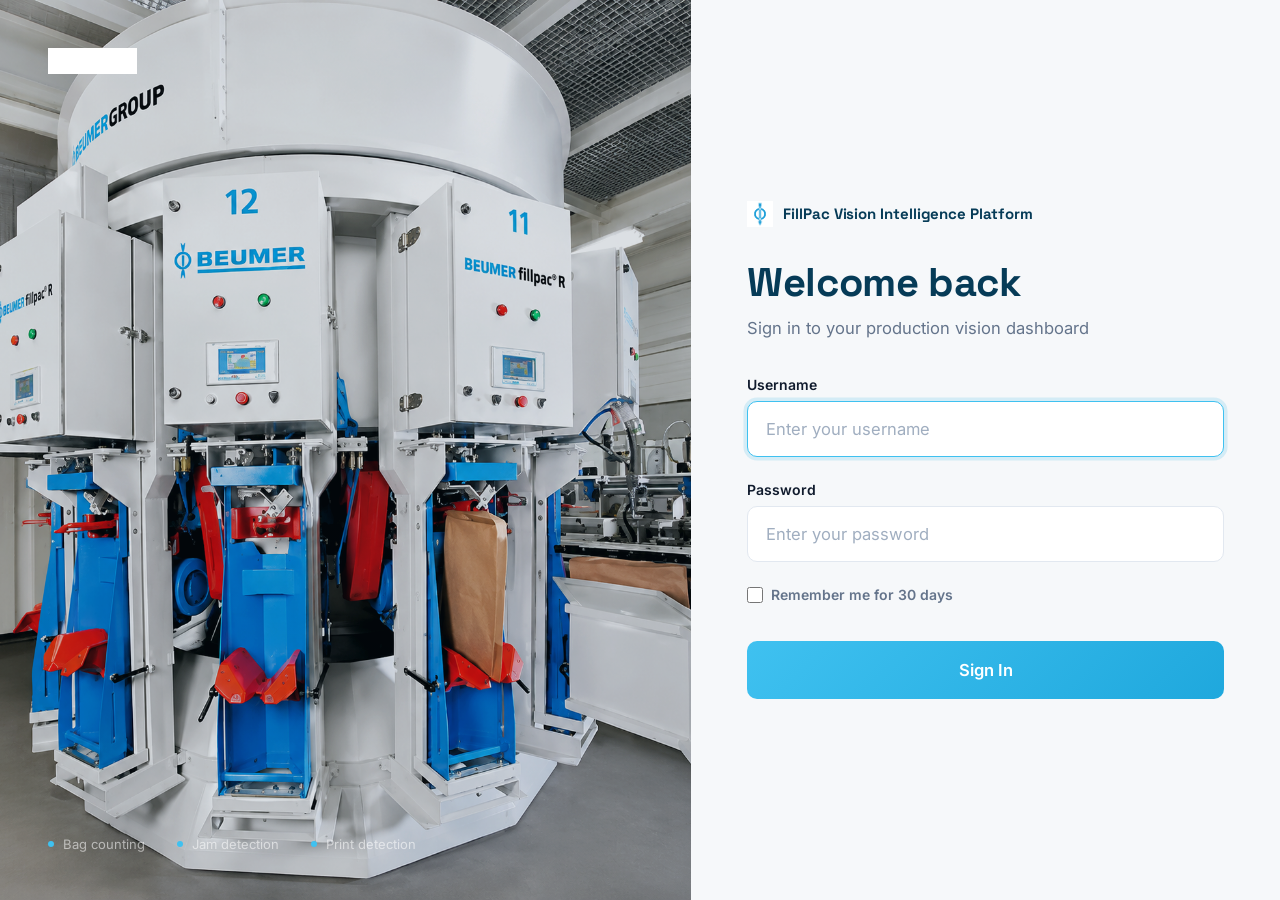
<file: dashboard/frontend/login.html>
<!DOCTYPE html>
<html lang="en">
<head>
    <meta charset="UTF-8">
    <meta name="viewport" content="width=device-width, initial-scale=1.0">
    <meta name="description" content="FillPac Vision Intelligence Platform - Login">
    <title>FillPac Vision Intelligence Platform · Sign In</title>
    <link rel="stylesheet" href="assets/fonts/fonts.css">
    <!-- <link rel="icon" type="image/png" href="assets/beumer-icon.png">
    <link rel="preconnect" href="https://fonts.googleapis.com">
    <link rel="preconnect" href="https://fonts.gstatic.com" crossorigin>
    <link href="https://fonts.googleapis.com/css2?family=Space+Grotesk:wght@500;600;700;800&family=Inter:wght@400;500;600;700&display=swap" rel="stylesheet"> -->
    <style>
        * { margin: 0; padding: 0; box-sizing: border-box; }

        :root {
            /* BEUMER brand */
            --brand-blue: #3FC1F0;
            --brand-blue-deep: #1FA8DD;
            --navy: #143A5C;
            --navy-deep: #0E2C47;

            --mist: #F6F8FA;
            --white: #FFFFFF;
            --text-dark: #101B2D;
            --text-secondary: #64748B;
            --border-light: #E2E8F0;

            --error: #E5484D;
            --ice-blue: #7FD4F2;
            --deep-blue-text: #063B57;

            --font-display: 'Space Grotesk', sans-serif;
            --font-body: 'Inter', -apple-system, BlinkMacSystemFont, sans-serif;
        }

        html, body { width: 100%; min-height: 100vh; font-family: var(--font-body); }

        @media (prefers-reduced-motion: reduce) {
            *, *::before, *::after {
                animation-duration: 0.001ms !important;
                animation-iteration-count: 1 !important;
                transition-duration: 0.001ms !important;
            }
        }

        /* ================= LAYOUT ================= */

        .login-page { display: flex; min-height: 100vh; }

        /* ---------------- BRAND PANEL ---------------- */

        .brand-panel {
            position: relative;
            flex: 1 1 54%;
            display: flex;
            flex-direction: column;
            justify-content: flex-start;
            padding: 48px;
            overflow: hidden;
            background-color: var(--navy-deep);
        }

        .brand-panel .bg-photo {
            position: absolute;
            inset: 0;
            width: 100%;
            height: 100%;
            object-fit: cover;
            object-position: center 38%;
            opacity: 0.85;
            filter: saturate(1.05) contrast(1.02);
        }

        .brand-panel::after {
            content: '';
            position: absolute;
            inset: 0;
            background: linear-gradient(200deg, var(--navy-deep) 0%, rgba(14, 44, 71, 0.55) 32%, rgba(14, 44, 71, 0.18) 58%, rgba(14, 44, 71, 0.55) 100%),
                        linear-gradient(90deg, var(--navy-deep) 0%, rgba(14, 44, 71, 0.35) 40%, rgba(14, 44, 71, 0.08) 100%);
        }

        .brand-panel > * { position: relative; z-index: 2; }

        .brand-logo img { height: 26px; width: auto; filter: brightness(0) invert(1); }

        .brand-copy { max-width: 460px; margin-top: 120px; }

        .brand-eyebrow {
            font-size: 12px;
            font-weight: 600;
            letter-spacing: 1.5px;
            text-transform: uppercase;
            color: var(--brand-blue);
            display: flex;
            align-items: center;
            gap: 8px;
            margin-bottom: 18px;
        }

        .brand-eyebrow::before {
            content: '';
            width: 7px;
            height: 7px;
            border-radius: 50%;
            background: var(--brand-blue);
            box-shadow: 0 0 0 4px rgba(11, 164, 219, 0.25);
            animation: pulse 2.4s ease-in-out infinite;
        }

        @keyframes pulse { 0%, 100% { opacity: 1; } 50% { opacity: 0.4; } }

        .brand-headline {
            font-family: var(--font-display);
            font-size: 62px;
            font-weight: 800;
            line-height: 1.05;
            color: #060F17;
            margin-bottom: 20px;
            letter-spacing: -0.015em;
        }

        .brand-sub {
            font-size: 19px;
            font-weight: 700;
            line-height: 1.55;
            color: #142735;
        }

        .brand-stats {
            display: flex;
            gap: 32px;
            margin-top: auto;
            padding-top: 40px;
        }

        .brand-stat { display: flex; align-items: center; gap: 9px; font-size: 13px; color: rgba(255, 255, 255, 0.55); }
        .brand-stat .dot { width: 6px; height: 6px; border-radius: 50%; background: var(--brand-blue); flex-shrink: 0; }

        /* ---------------- FORM PANEL ---------------- */

        .form-panel {
            flex: 1 1 46%;
            display: flex;
            justify-content: center;
            align-items: center;
            padding: 56px;
            background: var(--mist);
        }

        .login-container {
            width: 100%;
            max-width: 560px;
            opacity: 0;
            transform: translateY(10px);
            animation: cardIn 0.6s 0.15s cubic-bezier(0.16, 1, 0.3, 1) forwards;
        }

        @keyframes cardIn { to { opacity: 1; transform: translateY(0); } }

        .mobile-brand {
            display: none;
            align-items: center;
            gap: 10px;
            justify-content: center;
            margin-bottom: 32px;
        }
        .mobile-brand img { height: 24px; flex-shrink: 0; }
        .mobile-brand span { font-family: var(--font-display); font-weight: 700; font-size: 13px; color: var(--deep-blue-text); }

        .login-header { margin-bottom: 38px; }

        .login-mark {
            display: flex;
            align-items: center;
            gap: 10px;
            margin-bottom: 30px;
        }
        .login-mark img { height: 26px; width: auto; flex-shrink: 0; }
        .login-mark span {
            font-family: var(--font-display);
            font-size: 15px;
            font-weight: 700;
            color: var(--deep-blue-text);
            letter-spacing: -0.005em;
            line-height: 1.25;
        }

        .login-title {
            font-family: var(--font-display);
            font-size: 40px;
            font-weight: 700;
            color: var(--deep-blue-text);
            margin-bottom: 10px;
            letter-spacing: -0.01em;
        }

        .login-subtitle { font-size: 16.5px; color: var(--text-secondary); }

        .form-group { margin-bottom: 24px; }

        label {
            display: block;
            font-size: 14px;
            font-weight: 600;
            color: var(--text-dark);
            margin-bottom: 8px;
        }

        input[type="text"], input[type="password"] {
            width: 100%;
            padding: 17px 18px;
            font-size: 16.5px;
            font-family: var(--font-body);
            border: 1.5px solid var(--border-light);
            border-radius: 10px;
            background: var(--white);
            color: var(--text-dark);
            transition: border-color 0.2s ease, box-shadow 0.2s ease;
        }

        input[type="text"]:focus, input[type="password"]:focus {
            outline: none;
            border-color: var(--brand-blue);
            box-shadow: 0 0 0 3.5px rgba(11, 164, 219, 0.14);
        }

        input::placeholder { color: #A0AEC0; }

        .form-options {
            display: flex;
            justify-content: space-between;
            align-items: center;
            margin: 8px 0 30px;
            font-size: 14.5px;
        }

        .remember-me { display: flex; align-items: center; gap: 8px; color: var(--text-secondary); cursor: pointer; }
        .remember-me input { cursor: pointer; accent-color: var(--brand-blue); width: 16px; height: 16px; }

        .login-btn {
            width: 100%;
            padding: 17px 24px;
            font-size: 16.5px;
            font-weight: 600;
            font-family: var(--font-body);
            color: white;
            background: linear-gradient(135deg, var(--brand-blue) 0%, var(--brand-blue-deep) 100%);
            border: none;
            border-radius: 10px;
            cursor: pointer;
            transition: all 0.2s ease;
            display: flex;
            align-items: center;
            justify-content: center;
            gap: 8px;
            min-height: 58px;
        }

        .login-btn:hover:not(:disabled) {
            transform: translateY(-1px);
            box-shadow: 0 10px 24px rgba(11, 164, 219, 0.32);
        }
        .login-btn:active:not(:disabled) { transform: translateY(0); }
        .login-btn:disabled { opacity: 0.6; cursor: not-allowed; }

        .spinner {
            display: none;
            width: 16px; height: 16px;
            border: 2px solid rgba(255, 255, 255, 0.35);
            border-top-color: white;
            border-radius: 50%;
            animation: spin 0.6s linear infinite;
        }
        @keyframes spin { to { transform: rotate(360deg); } }

        .alert {
            padding: 12px 14px;
            border-radius: 9px;
            margin-bottom: 18px;
            font-size: 13.5px;
            display: none;
            align-items: center;
            gap: 10px;
            animation: slideDown 0.25s ease-out;
        }
        @keyframes slideDown { from { opacity: 0; transform: translateY(-8px); } to { opacity: 1; transform: translateY(0); } }
        .alert.show { display: flex; }
        .alert-error { background: #FEF2F2; color: #991B1B; border-left: 3px solid var(--error); }
        .alert-success { background: #F0FDF4; color: #166534; border-left: 3px solid #22C55E; }
        .alert-dot { width: 6px; height: 6px; border-radius: 50%; background: currentColor; flex-shrink: 0; }

        /* ================= RESPONSIVE ================= */

        /* ================= RESPONSIVE ================= */

        /* Large desktops / wide monitors */
        @media (min-width: 1440px) {
            .brand-panel { padding: 64px 72px; }
            .brand-copy { max-width: 460px; }
            .brand-headline { font-size: 68px; }
            .brand-sub { font-size: 20px; }
            .form-panel { padding: 64px; }
            .login-container { max-width: 620px; }
        }

        /* Laptops */
        @media (max-width: 1199px) and (min-width: 1025px) {
            .brand-panel { padding: 44px; }
            .brand-headline { font-size: 46px; }
            .brand-copy { max-width: 360px; }
        }

        /* Small laptops / large tablets landscape — brand panel gets tight, trim it down */
        @media (max-width: 1024px) and (min-width: 901px) {
            .brand-panel { padding: 36px; flex: 1 1 48%; }
            .brand-copy { max-width: 320px; margin-top: 32px; }
            .brand-headline { font-size: 38px; margin-bottom: 14px; }
            .brand-sub { font-size: 14.5px; }
            .brand-stats { gap: 20px; flex-wrap: wrap; row-gap: 10px; }
            .brand-stat { font-size: 12px; }
            .form-panel { flex: 1 1 52%; padding: 32px; }
            .login-container { max-width: 400px; }
            .login-title { font-size: 30px; }
        }

        /* Tablets and below — brand panel hides, single-column form */
        @media (max-width: 900px) {
            .brand-panel { display: none; }
            .mobile-brand { display: flex; }
            .form-panel { flex: 1 1 100%; padding: 48px 40px; }
            .login-container { max-width: 440px; }
        }

        /* Tablet portrait */
        @media (max-width: 768px) {
            .form-panel { padding: 40px 32px; }
            .login-title { font-size: 32px; }
            .login-header { margin-bottom: 32px; }
        }

        /* Mobile landscape / large phones */
        @media (max-width: 600px) {
            .form-panel { padding: 32px 24px; align-items: flex-start; padding-top: 48px; }
            .login-container { max-width: 100%; }
            .login-title { font-size: 29px; }
            .login-subtitle { font-size: 14.5px; }
            .mobile-brand { margin-bottom: 26px; }
            .login-header { margin-bottom: 28px; }
            .form-group { margin-bottom: 18px; }
            input[type="text"], input[type="password"] { padding: 13px 14px; font-size: 15px; }
            .login-btn { min-height: 50px; font-size: 15px; }
        }

        /* Phones */
        @media (max-width: 480px) {
            .form-panel { padding: 28px 20px; padding-top: 40px; }
            .login-title { font-size: 26px; }
            .login-subtitle { font-size: 14px; }
            .login-mark img { height: 22px; }
            .login-mark span { font-size: 13px; }
            .mobile-brand span { font-size: 12px; }
            label { font-size: 13px; }
            .form-options { font-size: 13px; margin: 6px 0 22px; }
            .login-btn { min-height: 48px; padding: 14px 20px; }
        }

        /* Small / narrow phones */
        @media (max-width: 360px) {
            .form-panel { padding: 22px 16px; padding-top: 32px; }
            .login-title { font-size: 23px; }
            .login-mark { gap: 8px; margin-bottom: 22px; }
            .login-mark img { height: 20px; }
            .login-mark span { font-size: 12px; }
            input[type="text"], input[type="password"] { padding: 12px 13px; font-size: 14.5px; }
            .form-options span { font-size: 12.5px; }
        }
    </style>
</head>
<body>
    <div class="login-page">

        <!-- BRAND PANEL -->
        <div class="brand-panel">
            <img class="bg-photo" src="assets/fillpac-equipment.png" alt="">

            <div class="brand-logo">
                <img src="assets/beumer-logo-color.png" alt="BEUMER Group">
            </div>

            <div class="brand-stats">
                <span class="brand-stat"><span class="dot"></span>Bag counting</span>
                <span class="brand-stat"><span class="dot"></span>Jam detection</span>
                <span class="brand-stat"><span class="dot"></span>Print detection</span>
            </div>
        </div>

        <!-- FORM PANEL -->
        <div class="form-panel">
            <div class="login-container">

                <div class="mobile-brand">
                    <img src="assets/beumer-icon.png" alt="">
                    <span>FillPac Vision Intelligence Platform</span>
                </div>

                <div class="login-header">
                    <div class="login-mark">
                        <img src="assets/beumer-icon.png" alt="">
                        <span>FillPac Vision Intelligence Platform</span>
                    </div>
                    <h1 class="login-title">Welcome back</h1>
                    <p class="login-subtitle">Sign in to your production vision dashboard</p>
                </div>

                <div id="alertContainer">
                    <div id="errorAlert" class="alert alert-error">
                        <span class="alert-dot"></span>
                        <span id="errorMessage"></span>
                    </div>
                    <div id="successAlert" class="alert alert-success">
                        <span class="alert-dot"></span>
                        <span id="successMessage"></span>
                    </div>
                </div>

                <form id="loginForm">
                    <div class="form-group">
                        <label for="username">Username</label>
                        <input type="text" id="username" name="username" placeholder="Enter your username" autocomplete="username" required />
                    </div>

                    <div class="form-group">
                        <label for="password">Password</label>
                        <input type="password" id="password" name="password" placeholder="Enter your password" autocomplete="current-password" required />
                    </div>

                    <div class="form-options">
                        <label class="remember-me">
                            <input type="checkbox" id="rememberMe" />
                            <span>Remember me for 30 days</span>
                        </label>
                    </div>

                    <button type="submit" id="loginBtn" class="login-btn">
                        <span id="loginBtnText">Sign In</span>
                        <span class="spinner" id="loginBtnSpinner"></span>
                    </button>
                </form>

            </div>
        </div>
    </div>

    <script>
        const LOGIN_CONFIG = {
            ENDPOINT: '/api/auth/login',
            VERIFY_ENDPOINT: '/api/auth/verify',
            DASHBOARD_URL: '/',
            TOKEN_KEY: 'fillpac_auth_token',
            USER_KEY: 'fillpac_user',
        };

        const urlParams = new URLSearchParams(window.location.search);

        function showAlert(type, message) {
            document.querySelectorAll('.alert').forEach(a => a.classList.remove('show'));
            const alertId = type === 'success' ? 'successAlert' : 'errorAlert';
            const messageId = type === 'success' ? 'successMessage' : 'errorMessage';
            document.getElementById(messageId).textContent = message;
            document.getElementById(alertId).classList.add('show');
        }

        function clearAlerts() {
            document.querySelectorAll('.alert').forEach(a => a.classList.remove('show'));
        }

        function storeAuth(data, rememberMe) {
            const payload = JSON.stringify({ user_id: data.user_id, username: data.username, role: data.role });
            if (rememberMe) {
                localStorage.setItem(LOGIN_CONFIG.TOKEN_KEY, data.token);
                localStorage.setItem(LOGIN_CONFIG.USER_KEY, payload);
            } else {
                sessionStorage.setItem(LOGIN_CONFIG.TOKEN_KEY, data.token);
                sessionStorage.setItem(LOGIN_CONFIG.USER_KEY, payload);
            }
        }

        function clearAuth() {
            localStorage.removeItem(LOGIN_CONFIG.TOKEN_KEY);
            localStorage.removeItem(LOGIN_CONFIG.USER_KEY);
            sessionStorage.removeItem(LOGIN_CONFIG.TOKEN_KEY);
            sessionStorage.removeItem(LOGIN_CONFIG.USER_KEY);
        }

        async function checkExistingSession() {
            const token = localStorage.getItem(LOGIN_CONFIG.TOKEN_KEY) || sessionStorage.getItem(LOGIN_CONFIG.TOKEN_KEY);
            if (!token) return false;

            try {
                const response = await fetch(LOGIN_CONFIG.VERIFY_ENDPOINT, {
                    method: 'GET',
                    headers: { 'Authorization': `Bearer ${token}`, 'Content-Type': 'application/json' },
                    cache: 'no-store',
                });

                if (response.ok) {
                    const redirect = urlParams.get('redirect') || LOGIN_CONFIG.DASHBOARD_URL;
                    window.location.href = redirect;
                    return true;
                }
                clearAuth();
                return false;
            } catch (error) {
                return false;
            }
        }

        document.getElementById('loginForm').addEventListener('submit', async (event) => {
            event.preventDefault();
            clearAlerts();

            const username = document.getElementById('username').value.trim();
            const password = document.getElementById('password').value;
            const rememberMe = document.getElementById('rememberMe').checked;

            if (!username || !password) {
                showAlert('error', 'Please enter both username and password');
                return;
            }

            const loginBtn = document.getElementById('loginBtn');
            const loginBtnText = document.getElementById('loginBtnText');
            const loginBtnSpinner = document.getElementById('loginBtnSpinner');

            loginBtn.disabled = true;
            loginBtnText.style.display = 'none';
            loginBtnSpinner.style.display = 'inline-block';

            try {
                const response = await fetch(LOGIN_CONFIG.ENDPOINT, {
                    method: 'POST',
                    headers: { 'Content-Type': 'application/json' },
                    body: JSON.stringify({ username, password }),
                });

                const data = await response.json();

                if (!response.ok) {
                    showAlert('error', data.detail || 'Login failed. Please check your credentials.');
                    loginBtn.disabled = false;
                    loginBtnText.style.display = 'inline';
                    loginBtnSpinner.style.display = 'none';
                    return;
                }

                storeAuth(data, rememberMe);
                showAlert('success', 'Login successful. Redirecting...');

                setTimeout(() => {
                    const redirect = urlParams.get('redirect') || LOGIN_CONFIG.DASHBOARD_URL;
                    window.location.href = redirect;
                }, 900);

            } catch (error) {
                showAlert('error', 'An error occurred. Please try again.');
                loginBtn.disabled = false;
                loginBtnText.style.display = 'inline';
                loginBtnSpinner.style.display = 'none';
            }
        });

        window.addEventListener('load', async () => {
            await checkExistingSession();
            document.getElementById('username').focus();
        });
    </script>
</body>
</html>
</file>
<file: dashboard/frontend/assets/fonts/fonts.css>
/* cyrillic-ext */
@font-face {
  font-family: 'Inter';
  font-style: normal;
  font-weight: 400;
  font-display: swap;
  src: url(UcC73FwrK3iLTeHuS_nVMrMxCp50SjIa2JL7SUc.woff2) format('woff2');
  unicode-range: U+0460-052F, U+1C80-1C8A, U+20B4, U+2DE0-2DFF, U+A640-A69F, U+FE2E-FE2F;
}
/* cyrillic */
@font-face {
  font-family: 'Inter';
  font-style: normal;
  font-weight: 400;
  font-display: swap;
  src: url(UcC73FwrK3iLTeHuS_nVMrMxCp50SjIa0ZL7SUc.woff2) format('woff2');
  unicode-range: U+0301, U+0400-045F, U+0490-0491, U+04B0-04B1, U+2116;
}
/* greek-ext */
@font-face {
  font-family: 'Inter';
  font-style: normal;
  font-weight: 400;
  font-display: swap;
  src: url(UcC73FwrK3iLTeHuS_nVMrMxCp50SjIa2ZL7SUc.woff2) format('woff2');
  unicode-range: U+1F00-1FFF;
}
/* greek */
@font-face {
  font-family: 'Inter';
  font-style: normal;
  font-weight: 400;
  font-display: swap;
  src: url(UcC73FwrK3iLTeHuS_nVMrMxCp50SjIa1pL7SUc.woff2) format('woff2');
  unicode-range: U+0370-0377, U+037A-037F, U+0384-038A, U+038C, U+038E-03A1, U+03A3-03FF;
}
/* vietnamese */
@font-face {
  font-family: 'Inter';
  font-style: normal;
  font-weight: 400;
  font-display: swap;
  src: url(UcC73FwrK3iLTeHuS_nVMrMxCp50SjIa2pL7SUc.woff2) format('woff2');
  unicode-range: U+0102-0103, U+0110-0111, U+0128-0129, U+0168-0169, U+01A0-01A1, U+01AF-01B0, U+0300-0301, U+0303-0304, U+0308-0309, U+0323, U+0329, U+1EA0-1EF9, U+20AB;
}
/* latin-ext */
@font-face {
  font-family: 'Inter';
  font-style: normal;
  font-weight: 400;
  font-display: swap;
  src: url(UcC73FwrK3iLTeHuS_nVMrMxCp50SjIa25L7SUc.woff2) format('woff2');
  unicode-range: U+0100-02BA, U+02BD-02C5, U+02C7-02CC, U+02CE-02D7, U+02DD-02FF, U+0304, U+0308, U+0329, U+1D00-1DBF, U+1E00-1E9F, U+1EF2-1EFF, U+2020, U+20A0-20AB, U+20AD-20C0, U+2113, U+2C60-2C7F, U+A720-A7FF;
}
/* latin */
@font-face {
  font-family: 'Inter';
  font-style: normal;
  font-weight: 400;
  font-display: swap;
  src: url(UcC73FwrK3iLTeHuS_nVMrMxCp50SjIa1ZL7.woff2) format('woff2');
  unicode-range: U+0000-00FF, U+0131, U+0152-0153, U+02BB-02BC, U+02C6, U+02DA, U+02DC, U+0304, U+0308, U+0329, U+2000-206F, U+20AC, U+2122, U+2191, U+2193, U+2212, U+2215, U+FEFF, U+FFFD;
}
/* cyrillic-ext */
@font-face {
  font-family: 'Inter';
  font-style: normal;
  font-weight: 500;
  font-display: swap;
  src: url(UcC73FwrK3iLTeHuS_nVMrMxCp50SjIa2JL7SUc.woff2) format('woff2');
  unicode-range: U+0460-052F, U+1C80-1C8A, U+20B4, U+2DE0-2DFF, U+A640-A69F, U+FE2E-FE2F;
}
/* cyrillic */
@font-face {
  font-family: 'Inter';
  font-style: normal;
  font-weight: 500;
  font-display: swap;
  src: url(UcC73FwrK3iLTeHuS_nVMrMxCp50SjIa0ZL7SUc.woff2) format('woff2');
  unicode-range: U+0301, U+0400-045F, U+0490-0491, U+04B0-04B1, U+2116;
}
/* greek-ext */
@font-face {
  font-family: 'Inter';
  font-style: normal;
  font-weight: 500;
  font-display: swap;
  src: url(UcC73FwrK3iLTeHuS_nVMrMxCp50SjIa2ZL7SUc.woff2) format('woff2');
  unicode-range: U+1F00-1FFF;
}
/* greek */
@font-face {
  font-family: 'Inter';
  font-style: normal;
  font-weight: 500;
  font-display: swap;
  src: url(UcC73FwrK3iLTeHuS_nVMrMxCp50SjIa1pL7SUc.woff2) format('woff2');
  unicode-range: U+0370-0377, U+037A-037F, U+0384-038A, U+038C, U+038E-03A1, U+03A3-03FF;
}
/* vietnamese */
@font-face {
  font-family: 'Inter';
  font-style: normal;
  font-weight: 500;
  font-display: swap;
  src: url(UcC73FwrK3iLTeHuS_nVMrMxCp50SjIa2pL7SUc.woff2) format('woff2');
  unicode-range: U+0102-0103, U+0110-0111, U+0128-0129, U+0168-0169, U+01A0-01A1, U+01AF-01B0, U+0300-0301, U+0303-0304, U+0308-0309, U+0323, U+0329, U+1EA0-1EF9, U+20AB;
}
/* latin-ext */
@font-face {
  font-family: 'Inter';
  font-style: normal;
  font-weight: 500;
  font-display: swap;
  src: url(UcC73FwrK3iLTeHuS_nVMrMxCp50SjIa25L7SUc.woff2) format('woff2');
  unicode-range: U+0100-02BA, U+02BD-02C5, U+02C7-02CC, U+02CE-02D7, U+02DD-02FF, U+0304, U+0308, U+0329, U+1D00-1DBF, U+1E00-1E9F, U+1EF2-1EFF, U+2020, U+20A0-20AB, U+20AD-20C0, U+2113, U+2C60-2C7F, U+A720-A7FF;
}
/* latin */
@font-face {
  font-family: 'Inter';
  font-style: normal;
  font-weight: 500;
  font-display: swap;
  src: url(UcC73FwrK3iLTeHuS_nVMrMxCp50SjIa1ZL7.woff2) format('woff2');
  unicode-range: U+0000-00FF, U+0131, U+0152-0153, U+02BB-02BC, U+02C6, U+02DA, U+02DC, U+0304, U+0308, U+0329, U+2000-206F, U+20AC, U+2122, U+2191, U+2193, U+2212, U+2215, U+FEFF, U+FFFD;
}
/* cyrillic-ext */
@font-face {
  font-family: 'Inter';
  font-style: normal;
  font-weight: 600;
  font-display: swap;
  src: url(UcC73FwrK3iLTeHuS_nVMrMxCp50SjIa2JL7SUc.woff2) format('woff2');
  unicode-range: U+0460-052F, U+1C80-1C8A, U+20B4, U+2DE0-2DFF, U+A640-A69F, U+FE2E-FE2F;
}
/* cyrillic */
@font-face {
  font-family: 'Inter';
  font-style: normal;
  font-weight: 600;
  font-display: swap;
  src: url(UcC73FwrK3iLTeHuS_nVMrMxCp50SjIa0ZL7SUc.woff2) format('woff2');
  unicode-range: U+0301, U+0400-045F, U+0490-0491, U+04B0-04B1, U+2116;
}
/* greek-ext */
@font-face {
  font-family: 'Inter';
  font-style: normal;
  font-weight: 600;
  font-display: swap;
  src: url(UcC73FwrK3iLTeHuS_nVMrMxCp50SjIa2ZL7SUc.woff2) format('woff2');
  unicode-range: U+1F00-1FFF;
}
/* greek */
@font-face {
  font-family: 'Inter';
  font-style: normal;
  font-weight: 600;
  font-display: swap;
  src: url(UcC73FwrK3iLTeHuS_nVMrMxCp50SjIa1pL7SUc.woff2) format('woff2');
  unicode-range: U+0370-0377, U+037A-037F, U+0384-038A, U+038C, U+038E-03A1, U+03A3-03FF;
}
/* vietnamese */
@font-face {
  font-family: 'Inter';
  font-style: normal;
  font-weight: 600;
  font-display: swap;
  src: url(UcC73FwrK3iLTeHuS_nVMrMxCp50SjIa2pL7SUc.woff2) format('woff2');
  unicode-range: U+0102-0103, U+0110-0111, U+0128-0129, U+0168-0169, U+01A0-01A1, U+01AF-01B0, U+0300-0301, U+0303-0304, U+0308-0309, U+0323, U+0329, U+1EA0-1EF9, U+20AB;
}
/* latin-ext */
@font-face {
  font-family: 'Inter';
  font-style: normal;
  font-weight: 600;
  font-display: swap;
  src: url(UcC73FwrK3iLTeHuS_nVMrMxCp50SjIa25L7SUc.woff2) format('woff2');
  unicode-range: U+0100-02BA, U+02BD-02C5, U+02C7-02CC, U+02CE-02D7, U+02DD-02FF, U+0304, U+0308, U+0329, U+1D00-1DBF, U+1E00-1E9F, U+1EF2-1EFF, U+2020, U+20A0-20AB, U+20AD-20C0, U+2113, U+2C60-2C7F, U+A720-A7FF;
}
/* latin */
@font-face {
  font-family: 'Inter';
  font-style: normal;
  font-weight: 600;
  font-display: swap;
  src: url(UcC73FwrK3iLTeHuS_nVMrMxCp50SjIa1ZL7.woff2) format('woff2');
  unicode-range: U+0000-00FF, U+0131, U+0152-0153, U+02BB-02BC, U+02C6, U+02DA, U+02DC, U+0304, U+0308, U+0329, U+2000-206F, U+20AC, U+2122, U+2191, U+2193, U+2212, U+2215, U+FEFF, U+FFFD;
}
/* cyrillic-ext */
@font-face {
  font-family: 'Inter';
  font-style: normal;
  font-weight: 700;
  font-display: swap;
  src: url(UcC73FwrK3iLTeHuS_nVMrMxCp50SjIa2JL7SUc.woff2) format('woff2');
  unicode-range: U+0460-052F, U+1C80-1C8A, U+20B4, U+2DE0-2DFF, U+A640-A69F, U+FE2E-FE2F;
}
/* cyrillic */
@font-face {
  font-family: 'Inter';
  font-style: normal;
  font-weight: 700;
  font-display: swap;
  src: url(UcC73FwrK3iLTeHuS_nVMrMxCp50SjIa0ZL7SUc.woff2) format('woff2');
  unicode-range: U+0301, U+0400-045F, U+0490-0491, U+04B0-04B1, U+2116;
}
/* greek-ext */
@font-face {
  font-family: 'Inter';
  font-style: normal;
  font-weight: 700;
  font-display: swap;
  src: url(UcC73FwrK3iLTeHuS_nVMrMxCp50SjIa2ZL7SUc.woff2) format('woff2');
  unicode-range: U+1F00-1FFF;
}
/* greek */
@font-face {
  font-family: 'Inter';
  font-style: normal;
  font-weight: 700;
  font-display: swap;
  src: url(UcC73FwrK3iLTeHuS_nVMrMxCp50SjIa1pL7SUc.woff2) format('woff2');
  unicode-range: U+0370-0377, U+037A-037F, U+0384-038A, U+038C, U+038E-03A1, U+03A3-03FF;
}
/* vietnamese */
@font-face {
  font-family: 'Inter';
  font-style: normal;
  font-weight: 700;
  font-display: swap;
  src: url(UcC73FwrK3iLTeHuS_nVMrMxCp50SjIa2pL7SUc.woff2) format('woff2');
  unicode-range: U+0102-0103, U+0110-0111, U+0128-0129, U+0168-0169, U+01A0-01A1, U+01AF-01B0, U+0300-0301, U+0303-0304, U+0308-0309, U+0323, U+0329, U+1EA0-1EF9, U+20AB;
}
/* latin-ext */
@font-face {
  font-family: 'Inter';
  font-style: normal;
  font-weight: 700;
  font-display: swap;
  src: url(UcC73FwrK3iLTeHuS_nVMrMxCp50SjIa25L7SUc.woff2) format('woff2');
  unicode-range: U+0100-02BA, U+02BD-02C5, U+02C7-02CC, U+02CE-02D7, U+02DD-02FF, U+0304, U+0308, U+0329, U+1D00-1DBF, U+1E00-1E9F, U+1EF2-1EFF, U+2020, U+20A0-20AB, U+20AD-20C0, U+2113, U+2C60-2C7F, U+A720-A7FF;
}
/* latin */
@font-face {
  font-family: 'Inter';
  font-style: normal;
  font-weight: 700;
  font-display: swap;
  src: url(UcC73FwrK3iLTeHuS_nVMrMxCp50SjIa1ZL7.woff2) format('woff2');
  unicode-range: U+0000-00FF, U+0131, U+0152-0153, U+02BB-02BC, U+02C6, U+02DA, U+02DC, U+0304, U+0308, U+0329, U+2000-206F, U+20AC, U+2122, U+2191, U+2193, U+2212, U+2215, U+FEFF, U+FFFD;
}
/* vietnamese */
@font-face {
  font-family: 'Space Grotesk';
  font-style: normal;
  font-weight: 500;
  font-display: swap;
  src: url(V8mDoQDjQSkFtoMM3T6r8E7mPb54C-s0.woff2) format('woff2');
  unicode-range: U+0102-0103, U+0110-0111, U+0128-0129, U+0168-0169, U+01A0-01A1, U+01AF-01B0, U+0300-0301, U+0303-0304, U+0308-0309, U+0323, U+0329, U+1EA0-1EF9, U+20AB;
}
/* latin-ext */
@font-face {
  font-family: 'Space Grotesk';
  font-style: normal;
  font-weight: 500;
  font-display: swap;
  src: url(V8mDoQDjQSkFtoMM3T6r8E7mPb94C-s0.woff2) format('woff2');
  unicode-range: U+0100-02BA, U+02BD-02C5, U+02C7-02CC, U+02CE-02D7, U+02DD-02FF, U+0304, U+0308, U+0329, U+1D00-1DBF, U+1E00-1E9F, U+1EF2-1EFF, U+2020, U+20A0-20AB, U+20AD-20C0, U+2113, U+2C60-2C7F, U+A720-A7FF;
}
/* latin */
@font-face {
  font-family: 'Space Grotesk';
  font-style: normal;
  font-weight: 500;
  font-display: swap;
  src: url(V8mDoQDjQSkFtoMM3T6r8E7mPbF4Cw.woff2) format('woff2');
  unicode-range: U+0000-00FF, U+0131, U+0152-0153, U+02BB-02BC, U+02C6, U+02DA, U+02DC, U+0304, U+0308, U+0329, U+2000-206F, U+20AC, U+2122, U+2191, U+2193, U+2212, U+2215, U+FEFF, U+FFFD;
}
/* vietnamese */
@font-face {
  font-family: 'Space Grotesk';
  font-style: normal;
  font-weight: 600;
  font-display: swap;
  src: url(V8mDoQDjQSkFtoMM3T6r8E7mPb54C-s0.woff2) format('woff2');
  unicode-range: U+0102-0103, U+0110-0111, U+0128-0129, U+0168-0169, U+01A0-01A1, U+01AF-01B0, U+0300-0301, U+0303-0304, U+0308-0309, U+0323, U+0329, U+1EA0-1EF9, U+20AB;
}
/* latin-ext */
@font-face {
  font-family: 'Space Grotesk';
  font-style: normal;
  font-weight: 600;
  font-display: swap;
  src: url(V8mDoQDjQSkFtoMM3T6r8E7mPb94C-s0.woff2) format('woff2');
  unicode-range: U+0100-02BA, U+02BD-02C5, U+02C7-02CC, U+02CE-02D7, U+02DD-02FF, U+0304, U+0308, U+0329, U+1D00-1DBF, U+1E00-1E9F, U+1EF2-1EFF, U+2020, U+20A0-20AB, U+20AD-20C0, U+2113, U+2C60-2C7F, U+A720-A7FF;
}
/* latin */
@font-face {
  font-family: 'Space Grotesk';
  font-style: normal;
  font-weight: 600;
  font-display: swap;
  src: url(V8mDoQDjQSkFtoMM3T6r8E7mPbF4Cw.woff2) format('woff2');
  unicode-range: U+0000-00FF, U+0131, U+0152-0153, U+02BB-02BC, U+02C6, U+02DA, U+02DC, U+0304, U+0308, U+0329, U+2000-206F, U+20AC, U+2122, U+2191, U+2193, U+2212, U+2215, U+FEFF, U+FFFD;
}
/* vietnamese */
@font-face {
  font-family: 'Space Grotesk';
  font-style: normal;
  font-weight: 700;
  font-display: swap;
  src: url(V8mDoQDjQSkFtoMM3T6r8E7mPb54C-s0.woff2) format('woff2');
  unicode-range: U+0102-0103, U+0110-0111, U+0128-0129, U+0168-0169, U+01A0-01A1, U+01AF-01B0, U+0300-0301, U+0303-0304, U+0308-0309, U+0323, U+0329, U+1EA0-1EF9, U+20AB;
}
/* latin-ext */
@font-face {
  font-family: 'Space Grotesk';
  font-style: normal;
  font-weight: 700;
  font-display: swap;
  src: url(V8mDoQDjQSkFtoMM3T6r8E7mPb94C-s0.woff2) format('woff2');
  unicode-range: U+0100-02BA, U+02BD-02C5, U+02C7-02CC, U+02CE-02D7, U+02DD-02FF, U+0304, U+0308, U+0329, U+1D00-1DBF, U+1E00-1E9F, U+1EF2-1EFF, U+2020, U+20A0-20AB, U+20AD-20C0, U+2113, U+2C60-2C7F, U+A720-A7FF;
}
/* latin */
@font-face {
  font-family: 'Space Grotesk';
  font-style: normal;
  font-weight: 700;
  font-display: swap;
  src: url(V8mDoQDjQSkFtoMM3T6r8E7mPbF4Cw.woff2) format('woff2');
  unicode-range: U+0000-00FF, U+0131, U+0152-0153, U+02BB-02BC, U+02C6, U+02DA, U+02DC, U+0304, U+0308, U+0329, U+2000-206F, U+20AC, U+2122, U+2191, U+2193, U+2212, U+2215, U+FEFF, U+FFFD;
}
</file>
